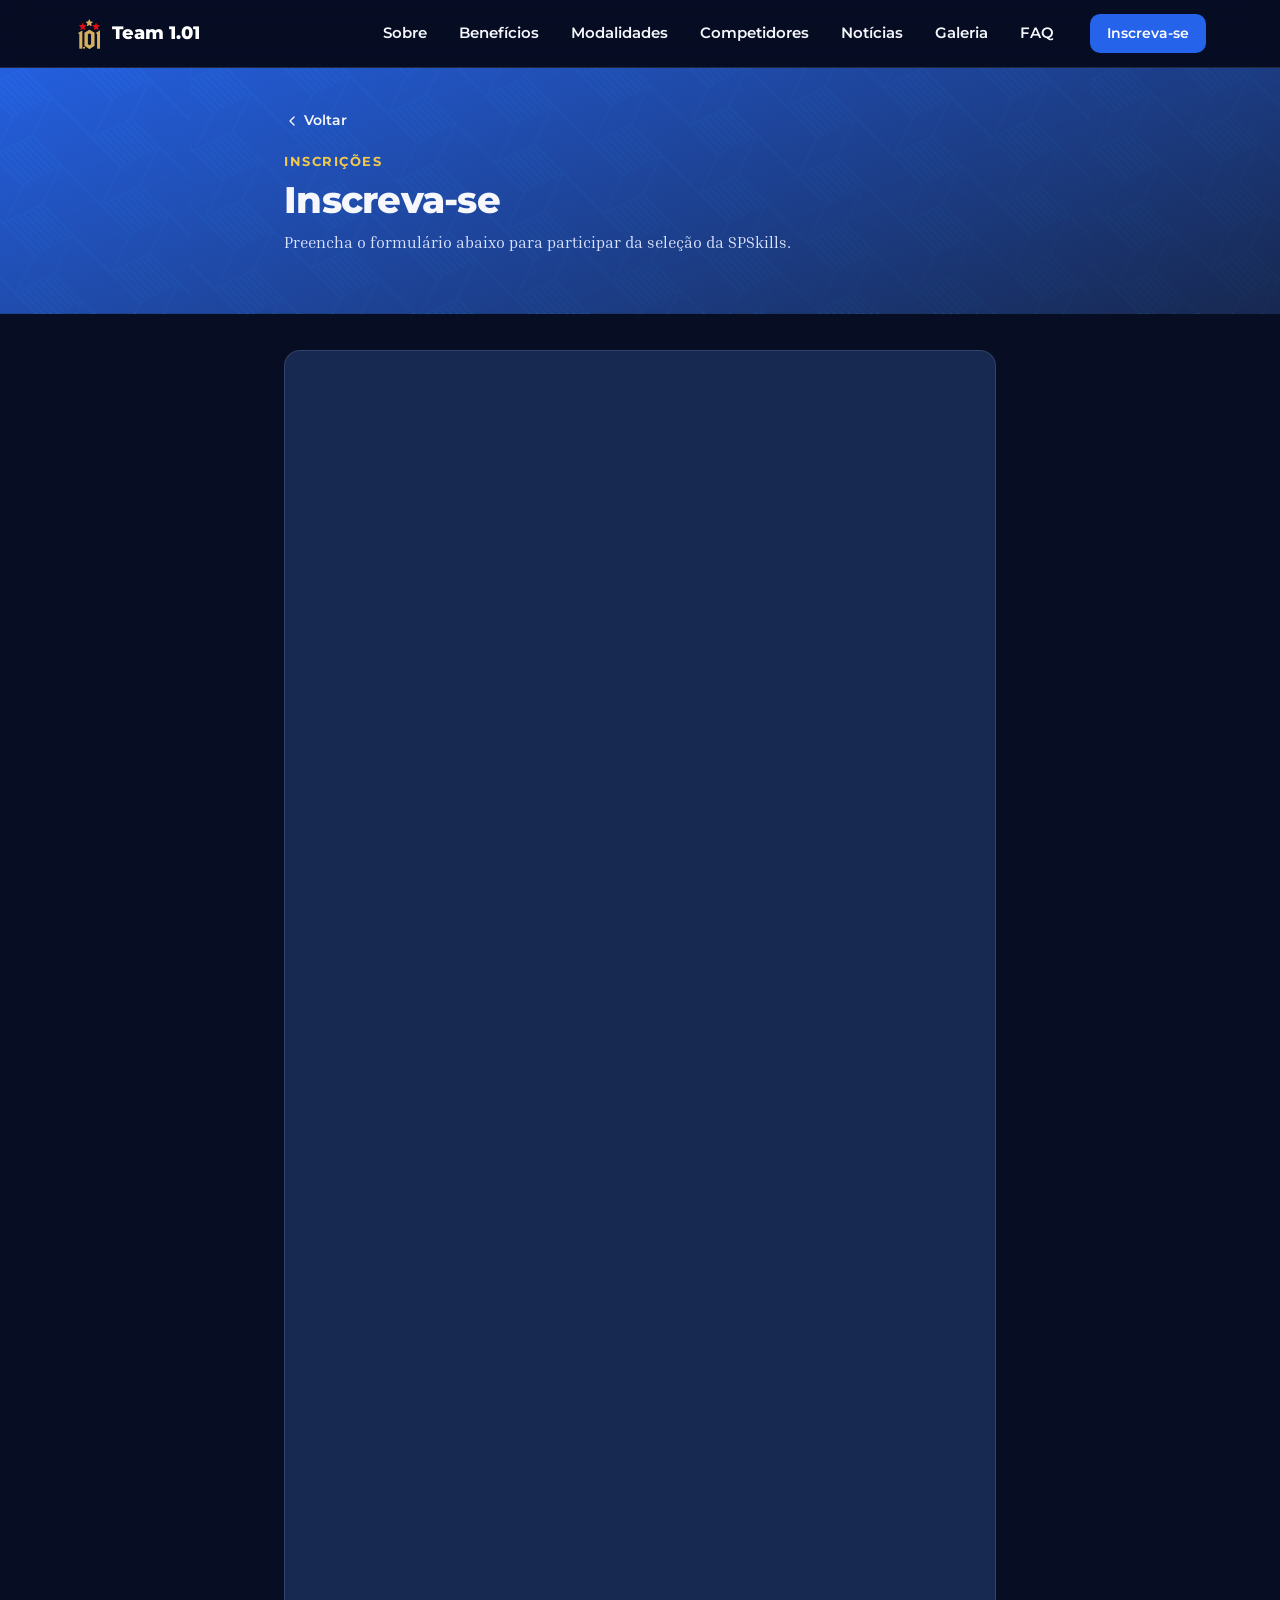
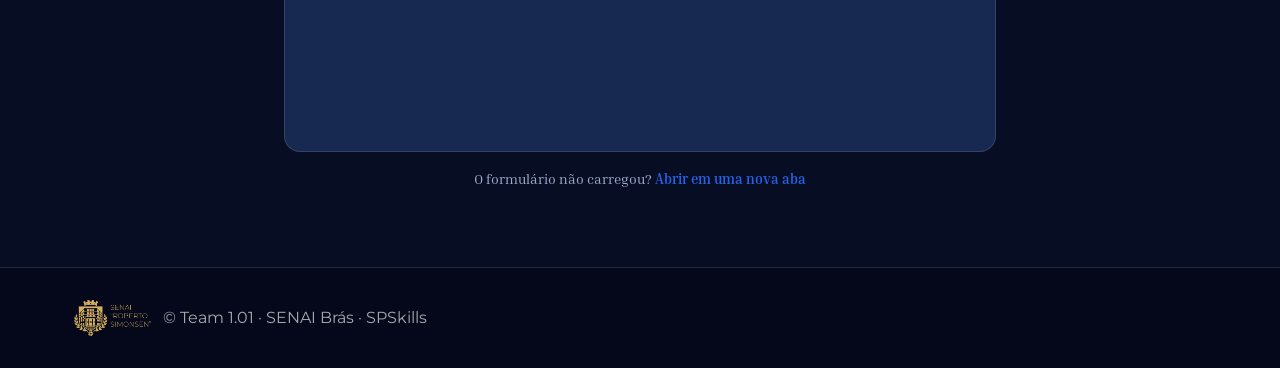
<file: inscricao.html>
<!doctype html>
<html lang="pt-BR">
<head>
  <meta charset="utf-8" />
  <meta name="viewport" content="width=device-width, initial-scale=1" />
  <title>Team 1.01</title>
  <link rel="icon" href="assets/favicon.png" type="image/png" />
  <link rel="stylesheet" href="css/styles.css?v=202610211453" />
  <script>
    // Marca que o JS está ativo (as animações de entrada dependem disso).
    document.documentElement.classList.add('js-anim');
    // Ao recarregar, a página sempre começa do topo: sem lembrar onde parou e sem
    // pular para a seção do #endereço (ex.: #modalidades depois de usar o menu).
    // Links vindos de outra página (ex.: "Voltar para Modalidades") continuam indo à seção.
    (function () {
      var nav = performance.getEntriesByType && performance.getEntriesByType('navigation')[0];
      if (!nav || nav.type !== 'reload') return;
      if ('scrollRestoration' in history) history.scrollRestoration = 'manual';
      if (location.hash) history.replaceState(null, '', location.pathname + location.search);
      addEventListener('pagehide', function () { history.scrollRestoration = 'auto'; });
      // O navegador às vezes devolve a rolagem antes deste script rodar, então a página
      // também sobe para o topo quando o HTML e depois tudo (imagens, dados) termina de carregar.
      var topo = function () { scrollTo(0, 0); };
      addEventListener('DOMContentLoaded', topo);
      addEventListener('load', function () { topo(); requestAnimationFrame(topo); });
    })();
  </script>
</head>
<body>
  <div id="site-header"></div>

  <main>
    <section class="pagina-topo tema-azul">
    <div class="container" style="max-width:760px">
      <a href="index.html" class="text-sm voltar"><svg xmlns="http://www.w3.org/2000/svg" width="24" height="24" viewBox="0 0 24 24" fill="none" stroke="currentColor" stroke-width="2" stroke-linecap="round" stroke-linejoin="round" class="icone-svg"><path d="m15 18-6-6 6-6" /></svg> Voltar</a>

      <div class="section-heading mt-24">
        <span class="eyebrow">INSCRIÇÕES</span>
        <h2 id="form-titulo">Inscreva-se</h2>
        <p id="form-subtitulo">Preencha o formulário abaixo para participar da seleção da SPSkills.</p>
      </div>

    </div>
    </section>

    <section class="section pagina-conteudo">
    <div class="container" style="max-width:760px">
      <div class="card">
        <iframe
          id="forms-iframe"
          class="forms-iframe"
          title="Formulário de inscrição"
          loading="lazy">Carregando…</iframe>
      </div>

      <p class="text-sm mt-16" style="text-align:center;color:var(--texto-secundario)">
        O formulário não carregou?
        <a id="forms-link" target="_blank" rel="noopener" style="font-weight:600;color:var(--azul-vibrante)">Abrir em uma nova aba</a>
      </p>
    </div>
    </section>
  </main>

  <div id="site-footer"></div>

  <script type="module" src="js/pages/inscricao-form.js?v=202610211453"></script>
</body>
</html>
</file>
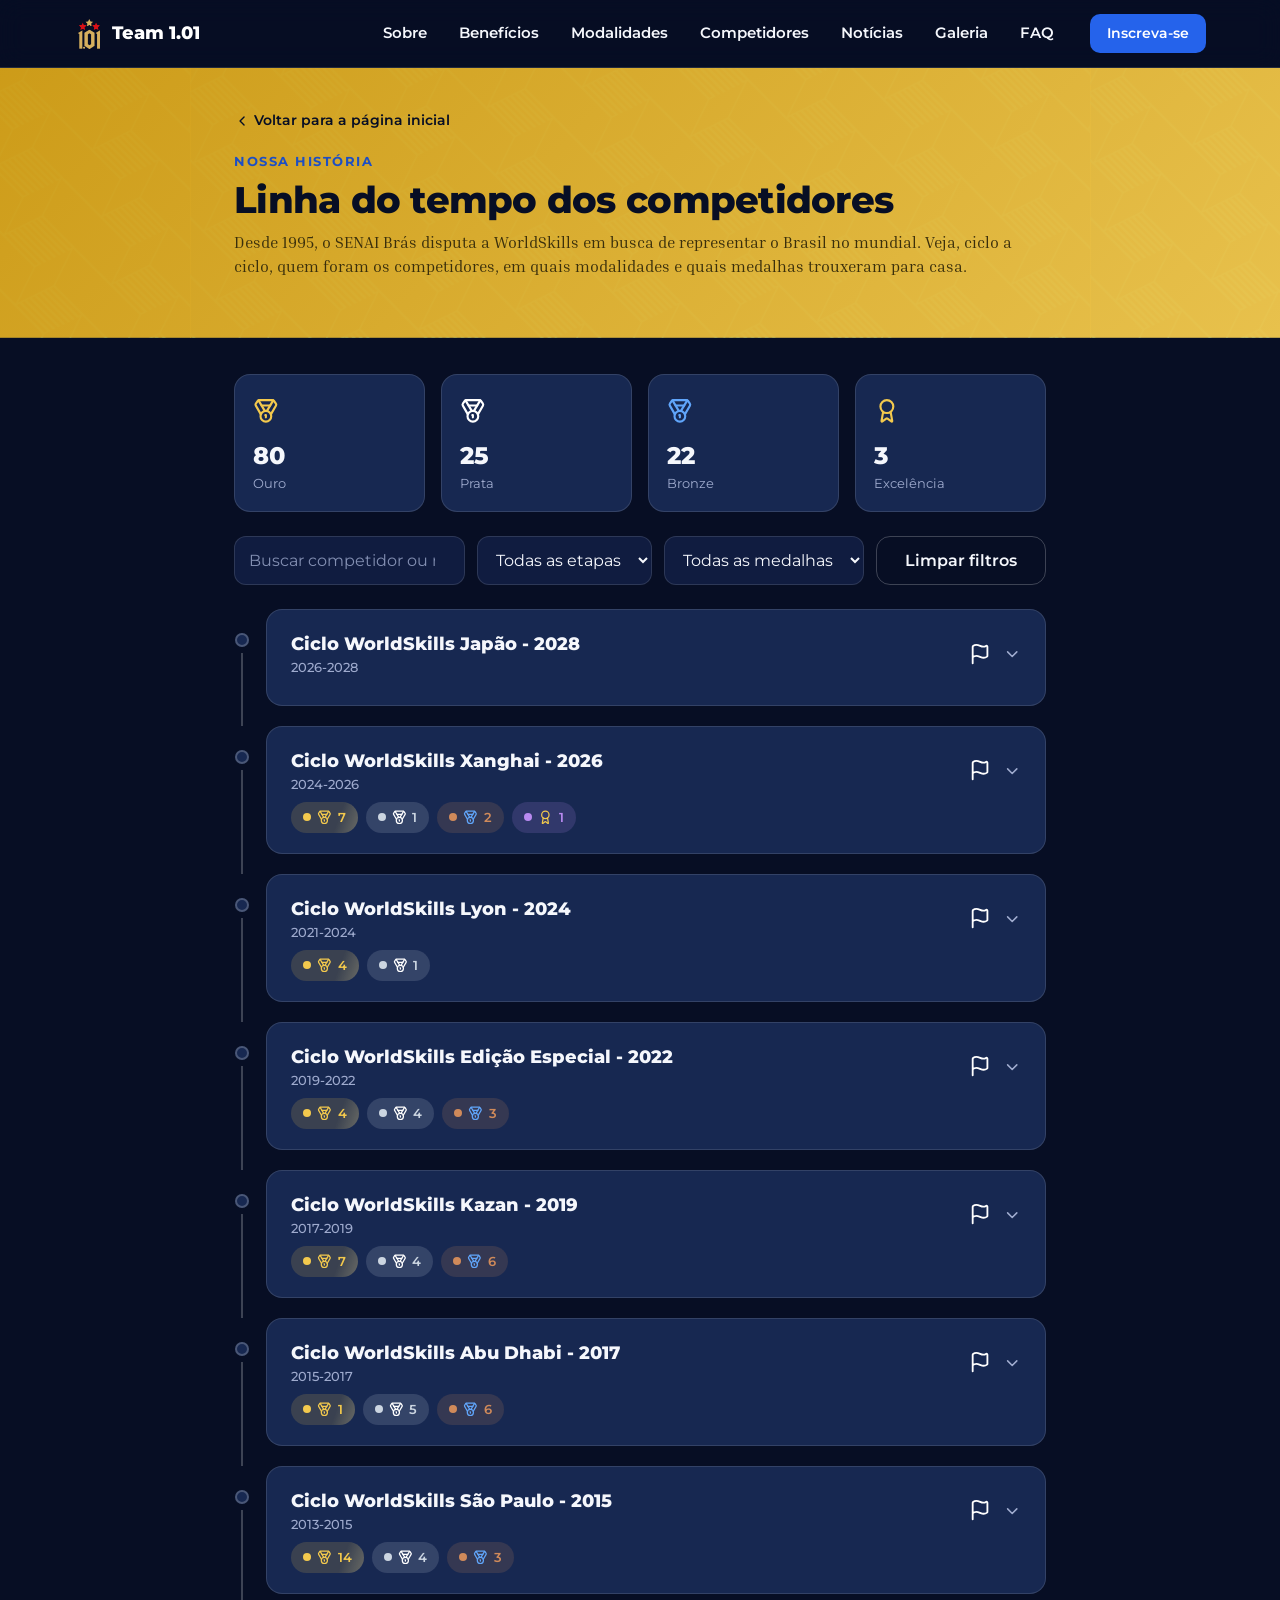
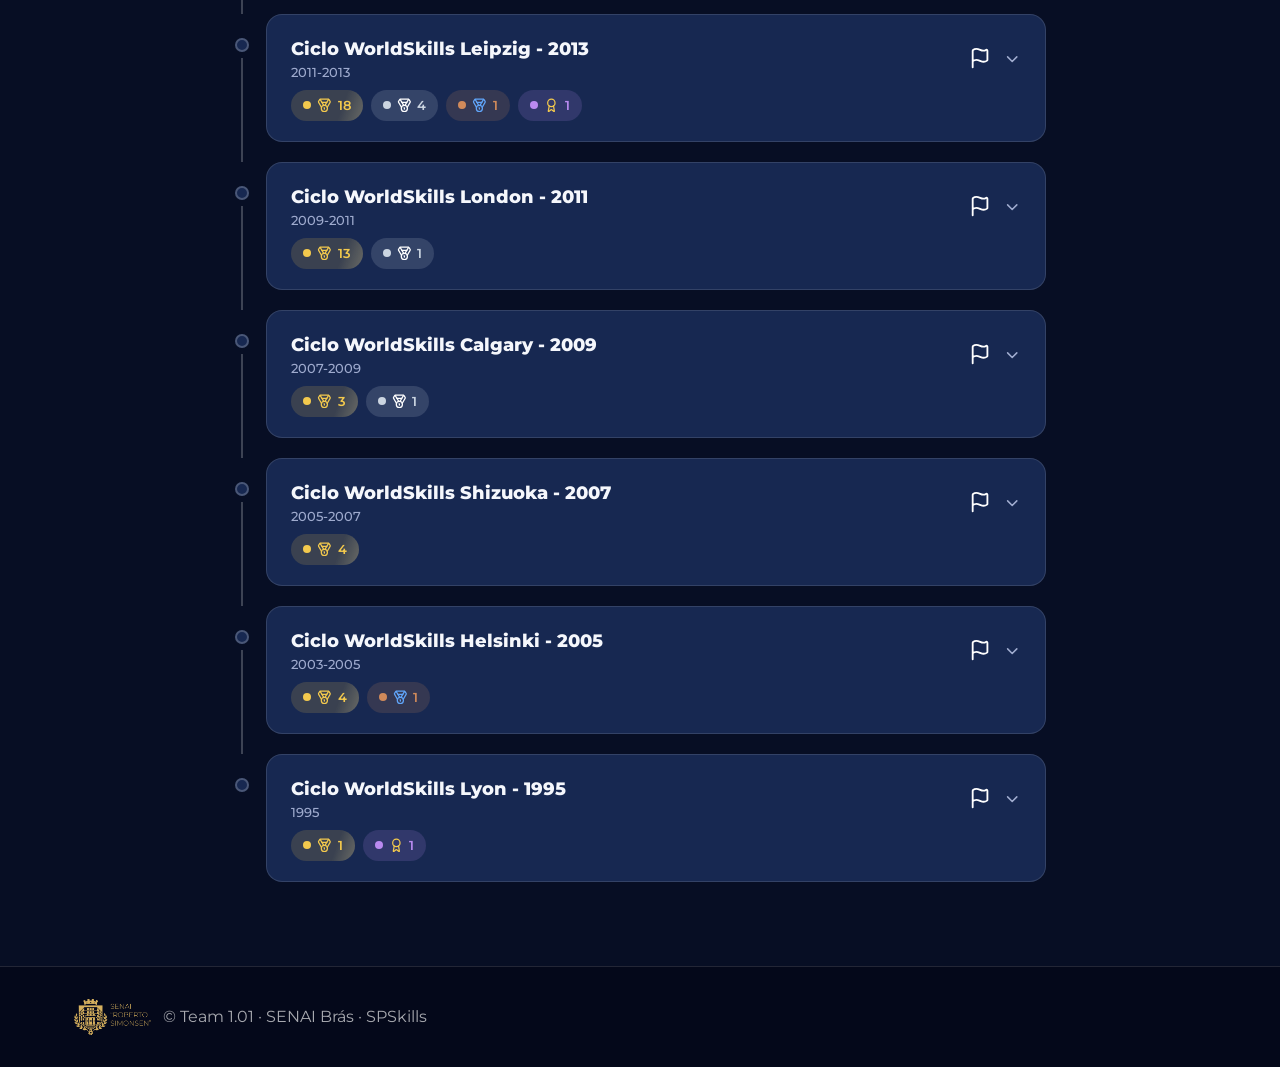
<file: linha-do-tempo.html>
<!doctype html>
<html lang="pt-BR">
<head>
  <meta charset="utf-8" />
  <meta name="viewport" content="width=device-width, initial-scale=1" />
  <title>Team 1.01</title>
  <meta name="description" content="A história do SENAI Brás na WorldSkills, ciclo a ciclo: etapas, modalidades, competidores e medalhas desde 1995." />
  <link rel="icon" href="assets/favicon.png" type="image/png" />
  <link rel="stylesheet" href="css/styles.css?v=202610211453" />
  <script>
    // Marca que o JS está ativo (as animações de entrada dependem disso).
    document.documentElement.classList.add('js-anim');
    // Ao recarregar, a página sempre começa do topo: sem lembrar onde parou e sem
    // pular para a seção do #endereço (ex.: #modalidades depois de usar o menu).
    // Links vindos de outra página (ex.: "Voltar para Modalidades") continuam indo à seção.
    (function () {
      var nav = performance.getEntriesByType && performance.getEntriesByType('navigation')[0];
      if (!nav || nav.type !== 'reload') return;
      if ('scrollRestoration' in history) history.scrollRestoration = 'manual';
      if (location.hash) history.replaceState(null, '', location.pathname + location.search);
      addEventListener('pagehide', function () { history.scrollRestoration = 'auto'; });
      // O navegador às vezes devolve a rolagem antes deste script rodar, então a página
      // também sobe para o topo quando o HTML e depois tudo (imagens, dados) termina de carregar.
      var topo = function () { scrollTo(0, 0); };
      addEventListener('DOMContentLoaded', topo);
      addEventListener('load', function () { topo(); requestAnimationFrame(topo); });
    })();
  </script>
</head>
<body>
  <div id="site-header"></div>

  <main>
    <section class="pagina-topo tema-ouro">
    <div class="container" style="max-width:860px">
      <a href="index.html#sobre" class="text-sm voltar"><svg xmlns="http://www.w3.org/2000/svg" width="24" height="24" viewBox="0 0 24 24" fill="none" stroke="currentColor" stroke-width="2" stroke-linecap="round" stroke-linejoin="round" class="icone-svg"><path d="m15 18-6-6 6-6" /></svg> Voltar para a página inicial</a>

      <div class="section-heading mt-24">
        <span class="eyebrow">NOSSA HISTÓRIA</span>
        <h2>Linha do tempo dos competidores</h2>
        <p>Desde 1995, o SENAI Brás disputa a WorldSkills em busca de representar o Brasil no mundial. Veja, ciclo a ciclo, quem foram os competidores, em quais modalidades e quais medalhas trouxeram para casa.</p>
      </div>

    </div>
    </section>

    <section class="section pagina-conteudo">
    <div class="container" style="max-width:860px">
      <div id="linha-do-tempo-stats" class="stat-grid stat-grid--auto"><div class="spinner"></div></div>

      <div class="flex gap-12 flex-wrap mt-8" id="linha-do-tempo-filtros">
        <input type="search" id="lt-busca" placeholder="Buscar competidor ou modalidade..." style="flex:1;min-width:0" />
        <select id="lt-filtro-etapa" style="min-width:170px">
          <option value="">Todas as etapas</option>
        </select>
        <select id="lt-filtro-medalha" style="min-width:170px">
          <option value="">Todas as medalhas</option>
        </select>
        <button type="button" class="btn btn-outline" id="lt-limpar-filtros">Limpar filtros</button>
      </div>

      <div id="linha-do-tempo-lista" class="mt-24"><div class="spinner"></div></div>
    </div>
    </section>
  </main>

  <div id="site-footer"></div>

  <script type="module" src="js/pages/linha-do-tempo.js?v=202610211453"></script>
</body>
</html>
</file>
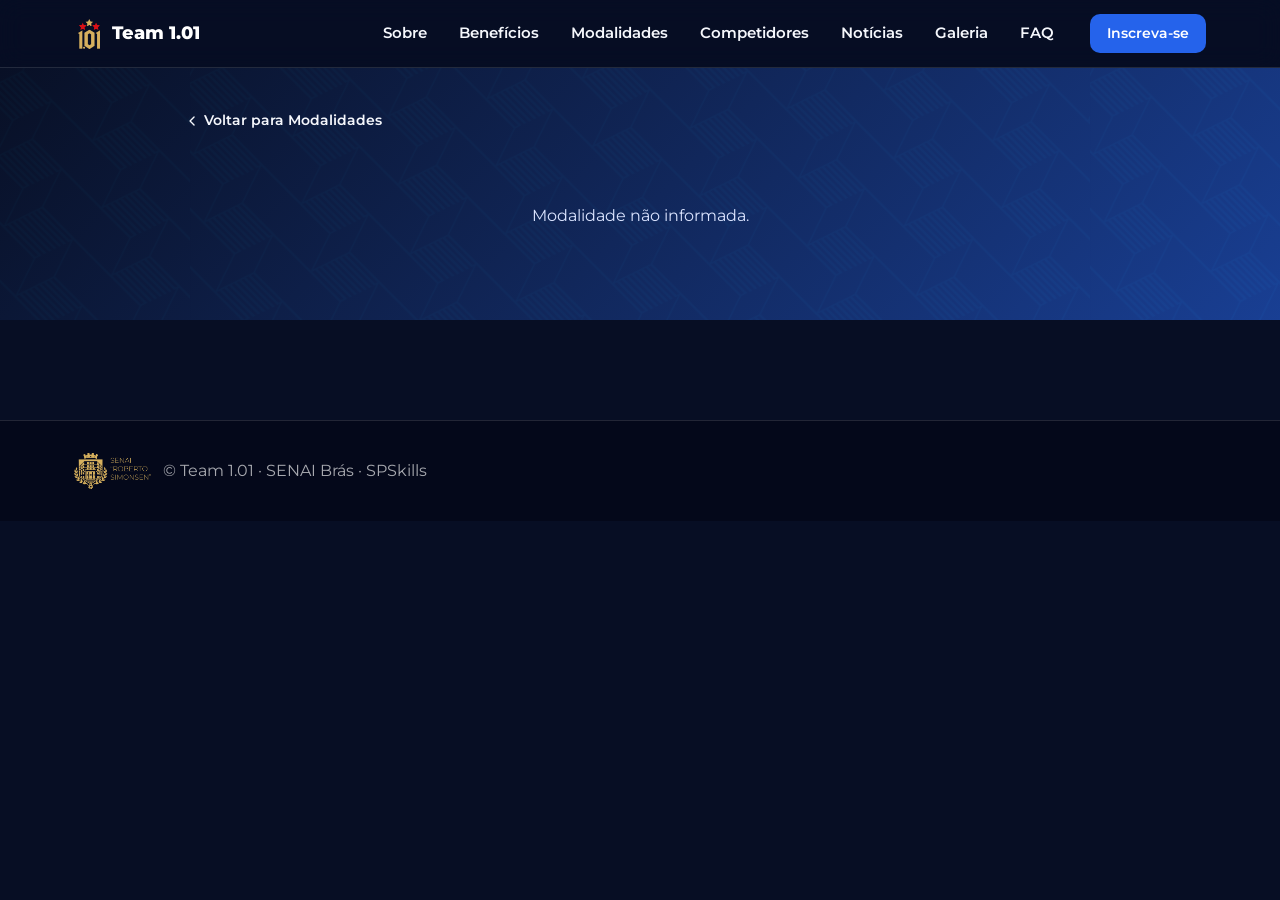
<file: modalidade.html>
<!doctype html>
<html lang="pt-BR">
<head>
  <meta charset="utf-8" />
  <meta name="viewport" content="width=device-width, initial-scale=1" />
  <title>Team 1.01</title>
  <link rel="icon" href="assets/favicon.png" type="image/png" />
  <link rel="stylesheet" href="css/styles.css?v=202610211453" />
  <script>
    // Marca que o JS está ativo (as animações de entrada dependem disso).
    document.documentElement.classList.add('js-anim');
    // Ao recarregar, a página sempre começa do topo: sem lembrar onde parou e sem
    // pular para a seção do #endereço (ex.: #modalidades depois de usar o menu).
    // Links vindos de outra página (ex.: "Voltar para Modalidades") continuam indo à seção.
    (function () {
      var nav = performance.getEntriesByType && performance.getEntriesByType('navigation')[0];
      if (!nav || nav.type !== 'reload') return;
      if ('scrollRestoration' in history) history.scrollRestoration = 'manual';
      if (location.hash) history.replaceState(null, '', location.pathname + location.search);
      addEventListener('pagehide', function () { history.scrollRestoration = 'auto'; });
      // O navegador às vezes devolve a rolagem antes deste script rodar, então a página
      // também sobe para o topo quando o HTML e depois tudo (imagens, dados) termina de carregar.
      var topo = function () { scrollTo(0, 0); };
      addEventListener('DOMContentLoaded', topo);
      addEventListener('load', function () { topo(); requestAnimationFrame(topo); });
    })();
  </script>
</head>
<body>
  <div id="site-header"></div>

  <main>
    <section class="pagina-topo tema-area" id="modalidade-faixa">
    <div class="container" style="max-width:960px">
      <a href="index.html#modalidades" class="text-sm voltar"><svg xmlns="http://www.w3.org/2000/svg" width="24" height="24" viewBox="0 0 24 24" fill="none" stroke="currentColor" stroke-width="2" stroke-linecap="round" stroke-linejoin="round" class="icone-svg"><path d="m15 18-6-6 6-6" /></svg> Voltar para Modalidades</a>
      <div id="modalidade-topo" class="mt-24"><div class="spinner"></div></div>
    </div>
    </section>

    <section class="section pagina-conteudo">
    <div class="container" style="max-width:960px">
      <div id="modalidade-content"></div>
    </div>
    </section>
  </main>

  <div id="site-footer"></div>

  <script type="module" src="js/pages/modalidade.js?v=202610211453"></script>
</body>
</html>
</file>
<file: css/styles.css>
/* ============================================================
   Team 1.01 — Design system (HTML/CSS/JS puro)
   Paleta: azul + dourado dominante, branco como cor de detalhe.
   ============================================================ */

/* Montserrat (sans, títulos/UI) + Inria Serif (texto corrido) — as duas são
   gratuitas (Google Fonts, licença SIL Open Font); Frutiger, pedida originalmente,
   é proprietária (Monotype) e não pode ser embutida sem um arquivo licenciado. */
@import url('https://fonts.googleapis.com/css2?family=Montserrat:wght@400;500;600;700;800&family=Inria+Serif:ital,wght@0,300;0,400;1,400;0,700&display=swap');

:root {
  --azul-escuro: #070e24;
  --azul-vibrante: #2563eb;
  --azul-claro: #60a5fa;
  --dourado: #d4a017;
  --dourado-claro: #f3c94d;
  --dourado-suave: rgba(212, 160, 23, 0.14);

  --superficie: #101c40;
  --superficie-2: #172851;

  --branco: #ffffff;
  --cinza-claro: var(--superficie-2);

  --texto-primario: #f5f7fc;
  --texto-secundario: #9fabce;
  --borda: rgba(255, 255, 255, 0.12);
  --borda-forte: rgba(255, 255, 255, 0.22);

  --sucesso: #34d399;
  --alerta: #fbbf24;
  --erro: #f87171;

  --medalha-ouro: #f3c94d;
  --medalha-prata: #cbd5e1;
  --medalha-bronze: #d08a5a;
  --medalha-excelencia: #b98af0;

  --gradiente-principal: linear-gradient(135deg, var(--azul-escuro), var(--azul-vibrante));
  --gradiente-dourado: linear-gradient(135deg, var(--dourado), var(--dourado-claro));

  --raio: 16px;
  --raio-sm: 10px;
  --raio-lg: 24px;
  --sombra: 0 8px 30px rgba(0, 0, 0, 0.35);
  --sombra-lg: 0 24px 70px rgba(0, 0, 0, 0.5);

  --max-width: 1180px;
  --fonte: 'Montserrat', 'Segoe UI', Roboto, -apple-system, BlinkMacSystemFont, sans-serif;
  --fonte-serif: 'Inria Serif', Georgia, 'Times New Roman', serif;
}

* {
  box-sizing: border-box;
}

html, body {
  margin: 0;
  padding: 0;
}

body {
  font-family: var(--fonte);
  color: var(--texto-secundario);
  background: var(--azul-escuro);
  line-height: 1.5;
  -webkit-font-smoothing: antialiased;
}

h1, h2, h3, h4 {
  color: var(--texto-primario);
  margin: 0;
  line-height: 1.15;
  letter-spacing: -0.02em;
  font-weight: 800;
}

p {
  font-family: var(--fonte-serif);
}

a {
  color: inherit;
  text-decoration: none;
}

img {
  max-width: 100%;
  display: block;
}

button, input, select, textarea {
  font-family: inherit;
  font-size: 1rem;
}

input, select, textarea {
  background: var(--superficie);
  color: var(--texto-primario);
  border: 1px solid var(--borda);
  border-radius: 12px;
  padding: 11px 14px;
}

input:focus, select:focus, textarea:focus {
  outline: none;
  border-color: var(--dourado);
  box-shadow: 0 0 0 3px var(--dourado-suave);
}

input::placeholder, textarea::placeholder {
  color: var(--texto-secundario);
  opacity: 0.8;
}

ul {
  margin: 0;
  padding: 0;
  list-style: none;
}

/* ---------- Layout ---------- */

.container {
  max-width: var(--max-width);
  margin: 0 auto;
  padding: 0 24px;
}

.section {
  padding: 64px 0;
}

.section--white {
  background: var(--superficie);
}

.section--gray {
  background: transparent;
}

/* Terceiro tom, pra seções encaixadas entre um --white e um --gray não repetirem
   a cor de nenhum dos dois vizinhos e parecerem uma seção só. */
.section--realce {
  background: var(--superficie-2);
}

.section-heading {
  margin-bottom: 32px;
}

.section-heading .eyebrow {
  display: block;
  color: var(--dourado-claro);
  font-weight: 700;
  font-size: 0.8rem;
  letter-spacing: 0.12em;
  margin-bottom: 8px;
  text-transform: uppercase;
}

.section-heading h2 {
  font-size: clamp(1.7rem, 3vw, 2.3rem);
  font-weight: 800;
}

.section-heading p {
  margin-top: 8px;
}

/* ---------- Buttons ---------- */

.btn {
  display: inline-flex;
  align-items: center;
  justify-content: center;
  gap: 8px;
  padding: 14px 28px;
  border-radius: 14px;
  font-weight: 600;
  font-size: 1rem;
  border: 1px solid transparent;
  cursor: pointer;
  transition: transform 0.15s ease, box-shadow 0.15s ease, background 0.15s ease, border-color 0.15s ease, color 0.15s ease;
  white-space: nowrap;
}

.btn:hover {
  transform: translateY(-1px);
}

.btn:disabled {
  opacity: 0.6;
  cursor: not-allowed;
  transform: none;
}

.btn-primary {
  background: var(--azul-vibrante);
  color: var(--branco);
}

.btn-primary:hover {
  box-shadow: 0 8px 24px rgba(37, 99, 235, 0.45);
}

.btn-gold {
  background: var(--gradiente-dourado);
  color: var(--azul-escuro);
}

.btn-gold:hover {
  box-shadow: 0 8px 24px rgba(212, 160, 23, 0.45);
}

.btn-outline {
  background: transparent;
  border-color: var(--borda-forte);
  color: var(--texto-primario);
}

.btn-outline:hover {
  border-color: var(--dourado);
  color: var(--dourado-claro);
}

.btn-outline-white {
  background: transparent;
  border-color: rgba(255, 255, 255, 0.6);
  color: var(--branco);
}

.btn-outline-white:hover {
  background: rgba(255, 255, 255, 0.12);
}

.btn-danger {
  background: var(--erro);
  color: var(--azul-escuro);
}

.btn-block {
  width: 100%;
}

.btn-sm {
  padding: 8px 16px;
  font-size: 0.875rem;
  border-radius: 10px;
}

.icon-btn {
  display: inline-flex;
  align-items: center;
  justify-content: center;
  width: 36px;
  height: 36px;
  border-radius: 10px;
  border: 1px solid var(--borda);
  background: var(--superficie-2);
  cursor: pointer;
  color: var(--texto-secundario);
}

.icon-btn:hover {
  border-color: var(--dourado);
  color: var(--dourado-claro);
}

.icon-btn--danger:hover {
  border-color: var(--erro);
  color: var(--erro);
}

/* ---------- Cards ---------- */

.card {
  background: var(--superficie-2);
  border: 1px solid var(--borda);
  border-radius: var(--raio);
  overflow: hidden;
  transition: border-color 0.2s ease, transform 0.2s ease, box-shadow 0.2s ease;
}

.card:hover {
  border-color: var(--dourado);
  transform: translateY(-3px);
  box-shadow: var(--sombra);
}

.card-body {
  padding: 20px;
}

.grid {
  display: grid;
  gap: 20px;
}

.grid-3 { grid-template-columns: repeat(3, minmax(0, 1fr)); }
.grid-4 { grid-template-columns: repeat(4, minmax(0, 1fr)); }

/* Grid de benefícios tem 7 itens — auto-fit evita uma célula vazia na última linha
   que aconteceria com um grid-4 fixo. */
#beneficios-grid {
  grid-template-columns: repeat(auto-fit, minmax(200px, 1fr));
}

@media (max-width: 980px) {
  .grid-3, .grid-4 { grid-template-columns: repeat(2, minmax(0, 1fr)); }
}

@media (max-width: 640px) {
  .grid-3, .grid-4 { grid-template-columns: minmax(0, 1fr); }
}

/* Cabeçalho de seção reutilizável pra listas agrupadas (galeria por categoria,
   competidores por ano, etc.) — um bloco por grupo, com título e depois o conteúdo. */
.grupo + .grupo {
  margin-top: 32px;
}

.grupo-titulo {
  font-size: 1rem;
  font-weight: 700;
  color: var(--dourado-claro);
  margin-bottom: 16px;
  padding-bottom: 8px;
  border-bottom: 1px solid var(--borda);
}

.thumb {
  width: 100%;
  aspect-ratio: 16 / 10;
  object-fit: cover;
  object-position: center;
  background: var(--gradiente-dourado);
  display: flex;
  align-items: center;
  justify-content: center;
  color: rgba(255, 255, 255, 0.9);
  font-size: 2rem;
}

/* Fotos de competidores são pôsteres verticais (retrato) — usamos um recorte
   mais alto e ancorado no topo para não cortar o rosto. */
.thumb--retrato {
  aspect-ratio: 3 / 4;
  object-position: top center;
}

.thumb--video {
  position: relative;
  overflow: hidden;
}

.thumb--video video {
  width: 100%;
  height: 100%;
  object-fit: cover;
  pointer-events: none;
}

.thumb--video .play-icon {
  position: absolute;
  inset: 0;
  display: flex;
  align-items: center;
  justify-content: center;
  font-size: 1.4rem;
  color: var(--branco);
  background: rgba(10, 17, 40, 0.35);
}

.galeria-admin-card {
  display: flex;
  flex-direction: column;
}

.galeria-admin-acoes {
  position: absolute;
  top: 8px;
  right: 8px;
  display: flex;
  gap: 6px;
}

.galeria-admin-acoes .icon-btn {
  background: rgba(4, 8, 26, 0.75);
  border-color: transparent;
  color: var(--branco);
  width: 32px;
  height: 32px;
}

/* ---------- Badges / status ---------- */

.badge {
  display: inline-flex;
  align-items: center;
  gap: 6px;
  padding: 6px 12px;
  border-radius: 999px;
  font-size: 0.8rem;
  font-weight: 600;
}

.badge::before {
  content: '';
  width: 8px;
  height: 8px;
  border-radius: 50%;
  background: currentColor;
}

.badge-abertas { background: rgba(52, 211, 153, 0.16); color: var(--sucesso); }
.badge-encerradas { background: rgba(248, 113, 113, 0.16); color: var(--erro); }
.badge-treinamentos { background: rgba(251, 191, 36, 0.16); color: var(--alerta); }
.badge-competindo { background: rgba(96, 165, 250, 0.16); color: var(--azul-claro); }

.badge-nova { background: rgba(255, 255, 255, 0.12); color: var(--texto-secundario); }
.badge-em-analise { background: rgba(251, 191, 36, 0.16); color: var(--alerta); }
.badge-selecionado { background: rgba(96, 165, 250, 0.16); color: var(--azul-claro); }
.badge-aprovado { background: rgba(52, 211, 153, 0.16); color: var(--sucesso); }
.badge-nao-selecionado { background: rgba(248, 113, 113, 0.16); color: var(--erro); }

.chip {
  display: inline-flex;
  align-items: center;
  gap: 8px;
  padding: 8px 16px;
  border-radius: 999px;
  background: var(--superficie);
  color: var(--texto-primario);
  font-weight: 600;
  font-size: 0.875rem;
  cursor: pointer;
  border: 1px solid var(--borda);
}

.chip:hover {
  border-color: var(--dourado);
}

.chip.active {
  background: var(--gradiente-dourado);
  color: var(--azul-escuro);
  border-color: transparent;
}

/* ---------- Notícias (carrossel) ---------- */

.noticias-track {
  display: flex;
  gap: 20px;
  overflow-x: auto;
  scroll-snap-type: x mandatory;
  scroll-behavior: smooth;
  padding-top: 12px;
  margin-top: -12px;
  padding-bottom: 8px;
  -webkit-overflow-scrolling: touch;
}

.noticias-track::-webkit-scrollbar {
  height: 6px;
}

.noticias-track::-webkit-scrollbar-thumb {
  background: var(--borda-forte);
  border-radius: 999px;
}

.noticia-card {
  flex: 0 0 calc((100% - 40px) / 3);
  scroll-snap-align: start;
  min-width: 260px;
}

@media (max-width: 900px) {
  .noticia-card { flex-basis: calc((100% - 20px) / 2); }
}

@media (max-width: 640px) {
  .noticia-card { flex-basis: 85%; }
}

/* ---------- Competidores (carrossel) ---------- */

.competidores-track {
  display: flex;
  gap: 20px;
  overflow-x: auto;
  scroll-snap-type: x proximity;
  padding-top: 12px;
  margin-top: -12px;
  padding-bottom: 8px;
  -webkit-overflow-scrolling: touch;
}

.competidores-track::-webkit-scrollbar {
  height: 6px;
}

.competidores-track::-webkit-scrollbar-thumb {
  background: var(--borda-forte);
  border-radius: 999px;
}

.competidor-card {
  flex: 0 0 calc((100% - 40px) / 3);
  scroll-snap-align: start;
  min-width: 260px;
}

@media (max-width: 900px) {
  .competidor-card { flex-basis: calc((100% - 20px) / 2); }
}

@media (max-width: 640px) {
  .competidor-card { flex-basis: 85%; }
}

.competidor-card--destaque {
  flex: 0 0 320px;
  min-width: 0;
  width: 320px;
  border: 2px solid var(--dourado);
  box-shadow: 0 0 0 4px var(--dourado-suave), var(--sombra-lg);
}

.competidor-card--destaque:hover {
  transform: translateY(-4px);
}

/* Inspire-se: mesmo carrossel dos competidores; as margens automáticas centralizam
   os cards quando todos cabem na tela, sem impedir a rolagem quando não cabem. */
/* Espaço extra embaixo para a sombra dos destaques não ser cortada pela rolagem. */
.destaque-track { padding-bottom: 48px; margin-bottom: -40px; }
.destaque-track > :first-child { margin-left: auto; }
.destaque-track > :last-child { margin-right: auto; }

.carousel-nav {
  justify-content: flex-end;
}

/* ---------- Modalidades disponíveis na escola (grade) ---------- */

.modalidades-grid {
  display: grid;
  grid-template-columns: repeat(auto-fill, minmax(250px, 1fr));
  gap: 20px;
}

.modalidades-grid .empty-state {
  grid-column: 1 / -1;
}

.modalidade-card {
  display: flex;
  flex-direction: column;
}

.modalidade-card .card-body {
  flex: 1;
  display: flex;
  flex-direction: column;
}

.modalidade-card-thumb {
  display: block;
}

.modalidade-card-acoes {
  display: flex;
  gap: 8px;
  margin-top: auto;
  padding-top: 16px;
}

.modalidade-card-acoes .btn {
  flex: 1;
  padding-left: 10px;
  padding-right: 10px;
}

.modalidades-busca {
  min-width: 240px;
}

/* Modalidades e galeria em carrossel com rolagem lateral, igual às outras seções:
   3 cards por vez no computador (4 na galeria), 2 no tablet e 1 e pouco no celular. */
.modalidades-grid,
.galeria-track {
  display: flex;
  gap: 20px;
  overflow-x: auto;
  scroll-snap-type: x mandatory;
  -webkit-overflow-scrolling: touch;
  padding: 12px 0 8px;
  margin-top: -12px;
}

.modalidades-grid::-webkit-scrollbar,
.galeria-track::-webkit-scrollbar {
  height: 6px;
}

.modalidades-grid::-webkit-scrollbar-thumb,
.galeria-track::-webkit-scrollbar-thumb {
  background: var(--borda-forte);
  border-radius: 999px;
}

.modalidades-grid > .card {
  flex: 0 0 calc((100% - 40px) / 3);
  scroll-snap-align: start;
}

.galeria-track > .card {
  flex: 0 0 calc((100% - 60px) / 4);
  scroll-snap-align: start;
}

.modalidades-grid .empty-state,
.competidores-track .empty-state {
  flex: 1 1 100%;
}

.galeria-grupo-header {
  display: flex;
  align-items: center;
  justify-content: space-between;
  gap: 12px;
  margin-bottom: 16px;
  padding-bottom: 8px;
  border-bottom: 1px solid var(--borda);
}

.galeria-grupo-header .grupo-titulo {
  margin: 0;
  padding: 0;
  border: 0;
}

.galeria-grupo-header .flex {
  margin-left: auto;
}

@media (max-width: 980px) {
  .modalidades-grid > .card { flex-basis: calc((100% - 20px) / 2); }
  .galeria-track > .card { flex-basis: calc((100% - 40px) / 3); }
}

@media (max-width: 640px) {
  .modalidades-grid,
  .galeria-track {
    gap: 16px;
    scrollbar-width: none;
  }

  .modalidades-grid::-webkit-scrollbar,
  .galeria-track::-webkit-scrollbar {
    display: none;
  }

  .modalidades-grid > .card,
  .galeria-track > .card {
    flex-basis: 85%;
  }

  .modalidades-busca {
    min-width: 0;
    flex: 1;
  }

  .modalidades-ferramentas {
    width: 100%;
  }
}

/* ---------- Forms ---------- */

.field {
  margin-bottom: 18px;
}

.field label {
  display: block;
  margin-bottom: 6px;
  font-weight: 600;
  color: var(--texto-primario);
  font-size: 0.9rem;
}

.field input,
.field select,
.field textarea {
  width: 100%;
}

.field-row {
  display: grid;
  grid-template-columns: minmax(0, 1fr) minmax(0, 1fr);
  gap: 16px;
}

.field-row-3 {
  display: grid;
  grid-template-columns: repeat(3, minmax(0, 1fr));
  gap: 16px;
}

@media (max-width: 640px) {
  .field-row,
  .field-row-3 { grid-template-columns: minmax(0, 1fr); }
}

.field-hint {
  font-size: 0.8rem;
  color: var(--texto-secundario);
  margin-top: 4px;
}

.field-error {
  font-size: 0.8rem;
  color: var(--erro);
  margin-top: 4px;
}

.radio-group {
  display: flex;
  gap: 10px;
  flex-wrap: wrap;
}

/* ---------- Public header/footer ---------- */

/* O sticky fica na <div id="site-header"> (filha do <body>), e não no <header> de
   dentro: preso numa div do próprio tamanho, o cabeçalho nunca ficava fixo ao rolar. */
#site-header {
  position: sticky;
  top: 0;
  z-index: 50;
}

.site-header {
  background: rgba(7, 14, 36, 0.85);
  backdrop-filter: blur(12px);
  border-bottom: 1px solid var(--borda);
}

.site-header .container {
  display: flex;
  align-items: center;
  padding-top: 14px;
  padding-bottom: 14px;
  gap: 24px;
}

.logo {
  display: flex;
  align-items: center;
  gap: 8px;
  font-weight: 800;
  font-size: 1.1rem;
  color: var(--branco);
}

.logo-mark {
  width: 30px;
  height: 30px;
  object-fit: contain;
}

.site-nav {
  display: flex;
  gap: 8px;
  margin-left: auto;
  flex-wrap: wrap;
}

.site-nav a {
  padding: 8px 12px;
  border-radius: 10px;
  font-weight: 600;
  color: var(--texto-primario);
  font-size: 0.925rem;
}

.site-nav a:hover {
  background: rgba(255, 255, 255, 0.08);
  color: var(--dourado-claro);
}

.nav-toggle {
  display: none;
  flex-direction: column;
  justify-content: center;
  align-items: center;
  gap: 5px;
  width: 40px;
  height: 40px;
  border-radius: 10px;
  border: 1px solid var(--borda);
  background: var(--superficie-2);
  cursor: pointer;
  flex-shrink: 0;
}

.nav-toggle span {
  display: block;
  width: 18px;
  height: 2px;
  background: var(--texto-primario);
  transition: transform 0.2s ease, opacity 0.2s ease;
}

.nav-toggle.open span:nth-child(1) { transform: translateY(7px) rotate(45deg); }
.nav-toggle.open span:nth-child(2) { opacity: 0; }
.nav-toggle.open span:nth-child(3) { transform: translateY(-7px) rotate(-45deg); }

.mobile-menu {
  display: none;
  flex-direction: column;
  gap: 4px;
  padding: 8px 24px 20px;
  border-top: 1px solid var(--borda);
}

.mobile-menu a {
  padding: 12px 8px;
  border-radius: 10px;
  font-weight: 600;
  color: var(--texto-primario);
}

.mobile-menu a:hover {
  background: rgba(255, 255, 255, 0.06);
}

.mobile-menu.open {
  display: flex;
}

@media (max-width: 900px) {
  .site-nav.links { display: none; }
  .site-header .btn.btn-primary.btn-sm { display: none; }
  /* Sem os links do menu (que tinham o margin-left:auto), o botão ficava colado no logo. */
  .nav-toggle { display: flex; margin-left: auto; }
}

@media (min-width: 901px) {
  .mobile-menu { display: none !important; }
}

.site-footer {
  background: #04081a;
  color: rgba(255, 255, 255, 0.65);
  padding: 32px 0;
  border-top: 1px solid var(--borda);
}

.site-footer .container {
  display: flex;
  flex-wrap: wrap;
  gap: 12px;
  justify-content: space-between;
  align-items: center;
}

.site-footer-brand {
  display: flex;
  align-items: center;
  gap: 12px;
}

.footer-brasao {
  height: 36px;
  width: auto;
}

.site-footer a {
  color: var(--dourado-claro);
  font-weight: 600;
}

.site-footer a:hover {
  text-decoration: underline;
}

/* ---------- Hero ---------- */

.hero {
  background-color: var(--azul-escuro);
  background-image:
    linear-gradient(135deg, rgba(7, 14, 36, 0.94), rgba(37, 99, 235, 0.88)),
    url('../assets/design/bg-padronagem.png');
  background-repeat: no-repeat, repeat;
  background-size: cover, 900px auto;
  background-position: center, center;
  color: var(--branco);
  padding: 96px 24px;
  text-align: center;
}

.hero .eyebrow {
  display: inline-block;
  padding: 6px 14px;
  border-radius: 999px;
  background: rgba(255, 255, 255, 0.12);
  border: 1px solid rgba(255, 255, 255, 0.24);
  font-size: 0.75rem;
  font-weight: 700;
  letter-spacing: 0.12em;
  color: var(--dourado-claro);
  margin-bottom: 24px;
}

.hero h1 {
  color: var(--branco);
  font-size: clamp(2.2rem, 5vw, 3.6rem);
  font-weight: 800;
  max-width: 860px;
  margin: 0 auto 20px;
}

.hero p {
  max-width: 640px;
  margin: 0 auto 32px;
  color: rgba(255, 255, 255, 0.85);
  font-size: 1.1rem;
}

.hero .actions {
  display: flex;
  gap: 16px;
  justify-content: center;
  flex-wrap: wrap;
}

.hero-video {
  max-width: 820px;
  margin: 48px auto 0;
  border-radius: var(--raio-lg);
  overflow: hidden;
  border: 1px solid rgba(255, 255, 255, 0.18);
  box-shadow: var(--sombra-lg);
  background: #000;
}

.hero-video video,
.hero-video iframe {
  display: block;
  width: 100%;
  aspect-ratio: 16 / 9;
  border: 0;
  background: #000;
}

/* ---------- Empty state ---------- */

.empty-state {
  text-align: center;
  padding: 48px 16px;
  color: var(--texto-secundario);
}

.empty-state .icon {
  font-size: 2.5rem;
  margin-bottom: 12px;
}

/* ---------- Loading ---------- */

.spinner {
  width: 28px;
  height: 28px;
  border-radius: 50%;
  border: 3px solid var(--borda);
  border-top-color: var(--dourado);
  animation: spin 0.8s linear infinite;
  margin: 40px auto;
}

@keyframes spin {
  to { transform: rotate(360deg); }
}

/* ---------- FAQ accordion ---------- */

.faq-item {
  background: var(--superficie-2);
  border: 1px solid var(--borda);
  border-radius: 14px;
  margin-bottom: 12px;
  overflow: hidden;
}

.faq-question {
  display: flex;
  align-items: center;
  justify-content: space-between;
  padding: 16px 20px;
  cursor: pointer;
  font-weight: 600;
  color: var(--texto-primario);
}

.faq-answer {
  max-height: 0;
  overflow: hidden;
  transition: max-height 0.25s ease;
  padding: 0 20px;
}

.faq-item.open .faq-answer {
  max-height: 240px;
  padding-bottom: 18px;
}

.faq-question .arrow {
  color: var(--dourado);
  transition: transform 0.2s ease;
}

.faq-item.open .faq-question .arrow {
  transform: rotate(180deg);
}

/* ---------- Modal / dialog ---------- */

.overlay {
  position: fixed;
  inset: 0;
  background: rgba(3, 7, 20, 0.7);
  display: flex;
  align-items: center;
  justify-content: center;
  padding: 20px;
  z-index: 100;
}

.modal {
  background: var(--superficie-2);
  border: 1px solid var(--borda);
  border-radius: var(--raio-lg);
  max-width: 520px;
  width: 100%;
  max-height: 90vh;
  overflow-y: auto;
  padding: 28px;
  box-shadow: var(--sombra-lg);
}

.modal-actions {
  display: flex;
  justify-content: flex-end;
  flex-wrap: wrap;
  gap: 12px;
  margin-top: 24px;
}

/* ---------- Preview de foto / cropper (formulário de competidor) ---------- */

.foto-preview {
  width: 84px;
  height: 84px;
  border-radius: 50%;
  object-fit: cover;
  border: 1px solid var(--borda);
  background: var(--azul-escuro);
  margin: 0 auto;
}

.cropper-frame {
  position: relative;
  width: 240px;
  height: 320px;
  margin: 0 auto;
  overflow: hidden;
  border-radius: 14px;
  border: 1px solid var(--borda);
  background: var(--azul-escuro);
  cursor: grab;
  touch-action: none;
}

.cropper-frame.dragging {
  cursor: grabbing;
}

.cropper-frame img {
  position: absolute;
  max-width: none;
  user-select: none;
  -webkit-user-drag: none;
}

/* ---------- Lightbox ---------- */

.lightbox {
  position: fixed;
  inset: 0;
  background: rgba(0, 0, 0, 0.92);
  display: flex;
  align-items: center;
  justify-content: center;
  z-index: 200;
  padding: 24px;
}

.lightbox img,
.lightbox video {
  max-width: 100%;
  max-height: 90vh;
  border-radius: 12px;
}

.lightbox-close {
  position: absolute;
  top: 20px;
  right: 24px;
  color: var(--branco);
  font-size: 2rem;
  cursor: pointer;
}

/* ---------- Admin layout ---------- */

.admin-layout {
  display: flex;
  min-height: 100vh;
  background: var(--azul-escuro);
}

.admin-sidebar {
  width: 240px;
  flex-shrink: 0;
  background: #04081a;
  color: rgba(255, 255, 255, 0.7);
  display: flex;
  flex-direction: column;
  position: sticky;
  top: 0;
  height: 100vh;
  border-right: 1px solid var(--borda);
}

.admin-sidebar .logo {
  color: var(--branco);
  padding: 24px 20px;
}

.admin-search {
  position: relative;
  padding: 0 20px 16px;
}

.admin-search input {
  width: 100%;
  padding: 9px 12px;
  font-size: 0.85rem;
}

.admin-search-resultados {
  display: none;
  position: absolute;
  left: 20px;
  right: 20px;
  top: calc(100% - 10px);
  background: var(--superficie-2);
  border: 1px solid var(--borda);
  border-radius: var(--raio);
  box-shadow: var(--sombra-lg);
  max-height: 320px;
  overflow-y: auto;
  z-index: 60;
}

.admin-search-resultados.aberto {
  display: block;
}

.admin-search-item {
  display: flex;
  align-items: center;
  gap: 10px;
  padding: 10px 12px;
  color: var(--texto-primario);
  font-size: 0.85rem;
  text-decoration: none;
}

a.admin-search-item:hover {
  background: var(--superficie);
}

.admin-search-item .icone-svg {
  flex-shrink: 0;
  color: var(--dourado-claro);
}

.admin-search-item .tipo {
  margin-left: auto;
  flex-shrink: 0;
  font-size: 0.7rem;
  color: var(--texto-secundario);
  text-transform: uppercase;
}

.admin-sidebar nav {
  flex: 1;
  overflow-y: auto;
}

.admin-sidebar a {
  display: flex;
  align-items: center;
  gap: 12px;
  padding: 12px 20px;
  font-weight: 600;
  color: rgba(255, 255, 255, 0.6);
}

.admin-sidebar a:hover {
  background: rgba(255, 255, 255, 0.06);
  color: var(--branco);
}

.admin-sidebar a.active {
  background: rgba(212, 160, 23, 0.12);
  color: var(--dourado-claro);
  border-right: 3px solid var(--dourado);
}

.admin-sidebar .logout {
  display: flex;
  align-items: center;
  gap: 12px;
  padding: 16px 20px;
  cursor: pointer;
}

.admin-sidebar .logout:hover {
  color: var(--erro);
}

.admin-content {
  flex: 1;
  padding: 40px;
  min-width: 0;
}

/* ---------- Admin mobile (sidebar off-canvas) ---------- */

.admin-nav-toggle {
  display: none;
  position: fixed;
  top: 14px;
  left: 14px;
  z-index: 60;
  flex-direction: column;
  justify-content: center;
  align-items: center;
  gap: 5px;
  width: 42px;
  height: 42px;
  border-radius: 10px;
  border: 1px solid var(--borda);
  background: var(--superficie-2);
  box-shadow: var(--sombra);
  cursor: pointer;
}

.admin-nav-toggle span {
  display: block;
  width: 18px;
  height: 2px;
  background: var(--texto-primario);
  transition: transform 0.2s ease, opacity 0.2s ease;
}

.admin-nav-toggle.open span:nth-child(1) { transform: translateY(7px) rotate(45deg); }
.admin-nav-toggle.open span:nth-child(2) { opacity: 0; }
.admin-nav-toggle.open span:nth-child(3) { transform: translateY(-7px) rotate(-45deg); }

.admin-sidebar-backdrop {
  display: none;
  position: fixed;
  inset: 0;
  background: rgba(3, 7, 20, 0.6);
  z-index: 55;
}

.admin-sidebar-backdrop.open {
  display: block;
}

@media (max-width: 900px) {
  .admin-nav-toggle { display: flex; }

  .admin-sidebar {
    position: fixed;
    z-index: 58;
    top: 0;
    left: 0;
    transform: translateX(-100%);
    transition: transform 0.25s ease;
  }

  .admin-sidebar.open {
    transform: translateX(0);
  }

  .admin-content {
    padding: 88px 20px 40px;
  }
}

.admin-topbar {
  display: flex;
  align-items: center;
  gap: 16px;
  margin-bottom: 32px;
  flex-wrap: wrap;
}

.admin-topbar h1 {
  font-size: 1.9rem;
  font-weight: 800;
}

.admin-panel {
  background: var(--superficie-2);
  border: 1px solid var(--borda);
  border-radius: var(--raio-lg);
  padding: 24px;
}

.stat-grid {
  display: grid;
  grid-template-columns: repeat(6, minmax(0, 1fr));
  gap: 16px;
  margin-bottom: 24px;
}

@media (max-width: 1100px) {
  .stat-grid { grid-template-columns: repeat(3, minmax(0, 1fr)); }
}

@media (max-width: 640px) {
  .stat-grid { grid-template-columns: repeat(2, minmax(0, 1fr)); }
}

/* Pra grids com um número de cards que não é sempre 6 (ex: as 4 medalhas da
   linha do tempo) — auto-fit evita colunas vazias sobrando e reflui sozinho
   em telas estreitas, sem depender dos breakpoints fixos acima. */
.stat-grid--auto {
  grid-template-columns: repeat(auto-fit, minmax(140px, 1fr));
}

.stat-card {
  background: var(--superficie-2);
  border: 1px solid var(--borda);
  border-radius: var(--raio);
  padding: 18px;
  display: block;
  text-decoration: none;
  color: inherit;
  transition: border-color 0.15s ease;
}

a.stat-card:hover {
  border-color: var(--dourado);
}

.stat-card .stat-icon {
  color: var(--dourado);
  font-size: 1.4rem;
}

.stat-card .stat-value {
  font-size: 1.5rem;
  font-weight: 800;
  color: var(--texto-primario);
  margin-top: 12px;
}

.stat-card .stat-label {
  font-size: 0.8rem;
  color: var(--texto-secundario);
}

/* ---------- Tables ---------- */

.table-wrap {
  overflow-x: auto;
  border: 1px solid var(--borda);
  border-radius: var(--raio);
  background: var(--superficie-2);
}

table {
  width: 100%;
  border-collapse: collapse;
  min-width: 640px;
}

th, td {
  text-align: left;
  padding: 14px 16px;
  border-bottom: 1px solid var(--borda);
  font-size: 0.9rem;
  color: var(--texto-primario);
}

th {
  color: var(--texto-secundario);
  font-weight: 700;
  font-size: 0.8rem;
  text-transform: uppercase;
  letter-spacing: 0.04em;
}

tbody tr {
  cursor: pointer;
}

tbody tr:hover {
  background: rgba(255, 255, 255, 0.04);
}

/* ---------- List rows (admin CRUD lists) ---------- */

.list-row {
  display: flex;
  align-items: center;
  gap: 16px;
  padding: 12px;
  background: var(--superficie-2);
  border: 1px solid var(--borda);
  border-radius: var(--raio);
  margin-bottom: 12px;
  transition: border-color 0.15s ease;
}

.list-row--clicavel:hover {
  border-color: var(--dourado);
}

.list-row .avatar {
  width: 56px;
  height: 56px;
  border-radius: 14px;
  object-fit: cover;
  background: var(--azul-escuro);
  flex-shrink: 0;
}

.list-row .info {
  flex: 1;
  min-width: 0;
}

/* Conquistas longas ("Campeão Nacional · Ouro na AmericasSkills · ...") quebram a linha
   dentro do badge em vez de empurrar a página para o lado. */
.list-row > .badge {
  max-width: 100%;
  flex-shrink: 1 !important;
}

.list-row .info h4 {
  font-size: 1rem;
  font-weight: 700;
  white-space: nowrap;
  overflow: hidden;
  text-overflow: ellipsis;
}

/* ---------- Linha do tempo ---------- */

.badge-ouro { background: rgba(243, 201, 77, 0.16); color: var(--medalha-ouro); }
.badge-prata { background: rgba(203, 213, 225, 0.16); color: var(--medalha-prata); }
.badge-bronze { background: rgba(208, 138, 90, 0.16); color: var(--medalha-bronze); }
.badge-excelencia { background: rgba(185, 138, 240, 0.16); color: var(--medalha-excelencia); }

.timeline-node {
  display: flex;
  gap: 16px;
  align-items: stretch;
}

.timeline-node .timeline-dot-col {
  display: flex;
  flex-direction: column;
  align-items: center;
  width: 16px;
  flex-shrink: 0;
}

.timeline-node .timeline-dot {
  width: 14px;
  height: 14px;
  border-radius: 50%;
  background: var(--dourado-claro);
  box-shadow: 0 0 0 4px var(--dourado-suave);
  margin-top: 24px;
  flex-shrink: 0;
}

.timeline-node .timeline-line {
  flex: 1;
  width: 2px;
  background: var(--borda-forte);
  margin-top: 6px;
}

.timeline-node:last-child .timeline-line {
  display: none;
}

.timeline-card {
  flex: 1;
  min-width: 0;
  margin-bottom: 20px;
  padding: 4px;
}

.timeline-card summary {
  list-style: none;
  cursor: pointer;
  padding: 16px 20px;
  display: flex;
  align-items: center;
  gap: 8px 12px;
  flex-wrap: wrap;
}

.timeline-card summary::-webkit-details-marker {
  display: none;
}

.timeline-card summary .ciclo-titulos {
  flex: 1;
  min-width: 0;
  display: flex;
  flex-direction: column;
}

.timeline-card summary .ciclo-label {
  font-size: 1.15rem;
  font-weight: 800;
  color: var(--texto-primario);
  overflow-wrap: break-word;
}

.timeline-card summary .ciclo-subtitulo {
  font-size: 0.8rem;
  font-weight: 500;
  color: var(--texto-secundario);
}

/* flex-basis:100% força as medalhas pra linha de baixo sempre — o resumo de um
   ciclo cheio de medalhas não briga mais por espaço com o título e a seta. */
.timeline-card summary .ciclo-resumo {
  flex-basis: 100%;
  display: flex;
  align-items: center;
  gap: 8px;
  flex-wrap: wrap;
}

.timeline-card summary .ciclo-bandeiras {
  display: flex;
  align-items: center;
  flex-shrink: 0;
  font-size: 1.2rem;
  line-height: 1;
}

.timeline-card summary .ciclo-bandeiras .etapa-flag {
  width: 36px;
  height: 25px;
  border-radius: 4px;
}

.timeline-card summary .ciclo-arrow {
  color: var(--texto-secundario);
  transition: transform 0.2s ease;
  flex-shrink: 0;
}

.timeline-card[open] summary .ciclo-arrow {
  transform: rotate(180deg);
}

.timeline-etapas {
  padding: 0 20px 20px;
  display: flex;
  flex-direction: column;
  gap: 10px;
}

.timeline-etapa {
  display: flex;
  flex-direction: column;
  background: var(--superficie);
  border-radius: var(--raio-sm);
  border: 1px solid var(--borda);
  overflow: hidden;
}

.timeline-etapa .etapa-nome {
  font-size: 0.9rem;
  font-weight: 600;
  color: var(--texto-primario);
  display: flex;
  align-items: center;
  gap: 8px;
  overflow-wrap: break-word;
}

/* Cabeçalho do card de competição: nome da etapa + resumo (contagem de
   competidores e medalhas) — um único cabeçalho por competição, em vez de
   repetir o nome da etapa pra cada competidor. Fundo próprio (um tom mais claro
   que o card) e bandeira maior pra se destacar como "título" do card. */
.etapa-competicao-header {
  display: flex;
  align-items: center;
  justify-content: space-between;
  flex-wrap: wrap;
  gap: 6px 12px;
  padding: 14px 16px;
  background: var(--superficie-2);
}

.etapa-competicao-header .etapa-nome {
  font-size: 1rem;
  font-weight: 700;
}

.etapa-competicao-header .etapa-flag {
  width: 32px;
  height: 22px;
  border-radius: 3px;
}

.etapa-competicao-header .bandeira-wrap .icone-svg {
  width: 1.5em;
  height: 1.5em;
}

.etapa-competicao-resumo {
  display: flex;
  align-items: center;
  flex-wrap: wrap;
  gap: 8px;
}

.etapa-competidores-count {
  font-size: 0.8rem;
  color: var(--texto-secundario);
  white-space: nowrap;
}

.etapa-resultados {
  display: flex;
  flex-direction: column;
  gap: 8px;
  padding: 12px 16px 14px;
}

.etapa-resultado-item {
  display: flex;
  align-items: center;
  gap: 10px;
}

.etapa-resultado-texto {
  flex: 1;
  min-width: 0;
  display: flex;
  align-items: center;
  flex-wrap: wrap;
  gap: 4px 8px;
  font-size: 0.85rem;
}

.etapa-resultado-texto strong {
  color: var(--texto-primario);
  font-weight: 600;
}

.etapa-resultado-texto span {
  color: var(--texto-secundario);
}

/* Em telas estreitas, cada filtro ocupa a linha inteira em vez de disputar espaço
   com os selects ao lado — sem isso, o placeholder mais longo ("Buscar competidor
   ou modalidade...") ficava cortado mesmo com min-width no input. */
@media (max-width: 780px) {
  #linha-do-tempo-filtros > * {
    flex: 1 1 100%;
  }
}

.etapa-flag {
  width: 20px;
  height: 14px;
  object-fit: cover;
  border-radius: 2px;
  box-shadow: 0 0 0 1px var(--borda);
  flex-shrink: 0;
  vertical-align: middle;
}

/* Agrupa o ícone de tipo de etapa (✈️/🌍) com a bandeira bem juntinhos, como um
 * único bloco — sem isso, o gap do flex pai (.etapa-nome) empurrava os dois
 * pra longe um do outro. */
.etapa-icone {
  display: inline-flex;
  align-items: center;
  gap: 2px;
  flex-shrink: 0;
}


/* ---------- Ícones (Lucide, self-hosted — ver js/icons.js) ---------- */

.icone-svg {
  width: 1.15em;
  height: 1.15em;
  flex-shrink: 0;
  vertical-align: middle;
  color: inherit;
}

.icone-dourado { color: var(--dourado-claro); }
.icone-azul { color: var(--azul-claro); }
.icone-branco { color: var(--branco); }
.icone-vermelho { color: var(--erro); }

.bandeira-wrap {
  display: inline-flex;
  align-items: center;
}

.bandeira-fallback {
  display: none;
}

/* ---------- Utility ---------- */

.flex { display: flex; }
.flex-between { display: flex; align-items: center; justify-content: space-between; }
.flex-center { display: flex; align-items: center; justify-content: center; }
.flex-wrap { flex-wrap: wrap; }
.gap-8 { gap: 8px; }
.gap-12 { gap: 12px; }
.gap-16 { gap: 16px; }
.gap-24 { gap: 24px; }
.mt-8 { margin-top: 8px; }
.mt-16 { margin-top: 16px; }
.mt-24 { margin-top: 24px; }
.mt-32 { margin-top: 32px; }
.mb-8 { margin-bottom: 8px; }
.mb-16 { margin-bottom: 16px; }
.mb-24 { margin-bottom: 24px; }
.text-center { text-align: center; }
.text-muted { color: var(--texto-secundario); }
.text-sm { font-size: 0.875rem; }
.hidden { display: none !important; }

/* ---------- Formulário de inscrição (Google Forms embutido) ---------- */

.forms-iframe {
  display: block;
  width: 100%;
  height: 1400px;
  border: 0;
}


/* ---------- Celulares ---------- */

/* Rolagem horizontal da página nunca é desejada: os carrosséis rolam por conta própria.
   "clip" (e não "hidden") para não quebrar o cabeçalho sticky. */
body {
  overflow-x: clip;
}

@media (max-width: 640px) {
  .container { padding: 0 16px; }
  .section { padding: 48px 0; }
  .section-heading { margin-bottom: 24px; }
  .section-heading > div { width: 100%; }

  .hero { padding: 56px 16px 48px; }
  .hero p { font-size: 1rem; }
  .hero .actions .btn { flex: 1 1 100%; }
  .hero-video { margin-top: 32px; border-radius: var(--raio); }

  /* Botões com texto longo (ex: "Ver linha do tempo completa...") quebram a linha
     em vez de vazar da tela. */
  .btn { white-space: normal; text-align: center; padding: 12px 20px; }

  .competidor-card,
  .noticia-card { min-width: 0; }

  .competidor-card--destaque {
    flex: 0 0 min(320px, 85%);
    width: auto;
  }

  .card-body { padding: 16px; }
  .modal { padding: 20px; }

  .mobile-menu { padding: 8px 16px 20px; }

  .list-row { flex-wrap: wrap; }

  .site-footer .container { flex-direction: column; text-align: center; }
  .site-footer-brand { flex-direction: column; }

  .forms-iframe { height: 1700px; }
}

@media (max-width: 380px) {
  .logo { font-size: 1rem; }
  .hero h1 { font-size: 1.9rem; }
  .section-heading h2 { font-size: 1.5rem; }
}

/* ---------- Países sede (faixa em movimento) ---------- */

/* A faixa anda por rolagem da própria caixa, feita em home.js (ver o comentário lá):
   sem transform animado e sem mask-image, que no Safari do iPhone faziam a faixa ser
   desenhada só em pedaços e sumir. */
.marquee {
  overflow: hidden;
  padding: 4px 0;
}

/* A lista vem duplicada (ver home.js) para o loop emendar. Espaço entre os chips é
   margin e não gap, para as duas metades terem exatamente a mesma largura. */
.marquee-track {
  display: flex;
  width: max-content;
}

.marquee-track > .chip {
  margin-right: 8px;
  flex-shrink: 0;
}

/* Quem desativou animações no sistema vê a lista parada, rolável com o dedo. */
@media (prefers-reduced-motion: reduce) {
  .marquee {
    overflow-x: auto;
  }

  .marquee-track > [aria-hidden='true'] {
    display: none;
  }
}

/* ============================================================
   Animações e cores (ver js/animacoes.js)
   Estilo "transmissão esportiva": movimentos suaves, sem quique.
   ============================================================ */

:root {
  --suave: cubic-bezier(0.16, 1, 0.3, 1);

}

/* ---------- Cores por área das modalidades (AREAS em js/utils.js) ---------- */

[data-area='tecnologia'] { --area: #22d3ee; }
[data-area='design'] { --area: #a78bfa; }
[data-area='automacao'] { --area: #fb923c; }
[data-area='mecanica'] { --area: #f87171; }
[data-area='madeira'] { --area: #4ade80; }
[data-area='laboratorio'] { --area: #e879f9; }

.modalidade-card[data-area] {
  border-top: 3px solid var(--area);
}

.modalidade-card[data-area]:hover {
  border-color: var(--area);
  box-shadow: 0 18px 50px color-mix(in srgb, var(--area) 28%, transparent);
}

.modalidade-codigo {
  font-weight: 700;
  color: var(--area, var(--texto-secundario));
}

.modalidade-card-thumb {
  position: relative;
  overflow: hidden;
}

.modalidade-card .thumb {
  transition: transform 0.9s var(--suave);
}

.modalidade-card:hover .thumb {
  transform: scale(1.06);
}

.area-chip {
  position: absolute;
  left: 12px;
  bottom: 12px;
  padding: 4px 10px;
  border-radius: 999px;
  font-size: 0.72rem;
  font-weight: 700;
  letter-spacing: 0.02em;
  color: var(--area);
  background: rgba(7, 14, 36, 0.78);
  border: 1px solid color-mix(in srgb, var(--area) 55%, transparent);
  backdrop-filter: blur(6px);
}

/* ---------- Revelação ao rolar ---------- */

@keyframes surgir {
  from { opacity: 0; translate: 0 28px; }
  to { opacity: 1; translate: 0 0; }
}

/* Só esconde quando o JS está ativo (classe js-anim no <html>, posta no <head>).
   As animações de entrada usam "backwards" e não "both": ao terminar, elas se desligam
   em vez de segurar o estado final. Um elemento segurando translate para sempre fazia o
   Safari do iPhone parar de redesenhar a faixa de países que rola dentro dele. */
.js-anim .revelar:not(.visivel),
.js-anim .revelar-grupo:not(.visivel) > * {
  opacity: 0;
}

.js-anim .revelar.visivel,
.js-anim .revelar-grupo.visivel > * {
  animation: surgir 0.8s var(--suave) backwards;
  animation-delay: var(--atraso, 0ms);
}

.revelar-grupo > :nth-child(2) { --atraso: 70ms; }
.revelar-grupo > :nth-child(3) { --atraso: 140ms; }
.revelar-grupo > :nth-child(4) { --atraso: 210ms; }
.revelar-grupo > :nth-child(5) { --atraso: 280ms; }
.revelar-grupo > :nth-child(6) { --atraso: 350ms; }
.revelar-grupo > :nth-child(7) { --atraso: 420ms; }
.revelar-grupo > :nth-child(n + 8) { --atraso: 490ms; }

/* ---------- Sobre: texto, números e etapas ---------- */

.sobre-intro {
  display: grid;
  grid-template-columns: minmax(0, 1.6fr) minmax(0, 1fr);
  gap: 48px;
  align-items: center;
}

.sobre-intro .section-heading {
  margin-bottom: 0;
}

.sobre-numeros {
  margin: 0;
  display: grid;
  gap: 18px;
  padding-left: 32px;
  border-left: 1px solid var(--borda-forte);
}

.sobre-numeros dt {
  font-size: 2.2rem;
  font-weight: 800;
  line-height: 1;
  letter-spacing: -0.02em;
  color: var(--dourado-claro);
}

.sobre-numeros dd {
  margin: 4px 0 0;
  font-size: 0.9rem;
}

/* Cada número sobe de dentro de uma máscara (como um letreiro) e um traço dourado
   cresce embaixo dele. O atraso vem do --atraso de cada item em .revelar-grupo,
   então os três entram um depois do outro. */
.sobre-numeros dt {
  position: relative;
  overflow: hidden;
  padding-bottom: 8px;
}

.sobre-numeros dt::after {
  content: '';
  position: absolute;
  left: 0;
  bottom: 0;
  width: 36px;
  height: 3px;
  border-radius: 999px;
  background: var(--gradiente-dourado);
  transform-origin: left center;
}

.js-anim .sobre-numeros.visivel dt {
  animation: letreiro 0.9s var(--suave) backwards;
  animation-delay: calc(var(--atraso, 0ms) + 0.15s);
}

.js-anim .sobre-numeros.visivel dt::after {
  animation: traco 0.7s var(--suave) backwards;
  animation-delay: calc(var(--atraso, 0ms) + 0.55s);
}

@keyframes letreiro {
  from { clip-path: inset(0 0 100% 0); translate: 0 0.5em; }
  to { clip-path: inset(0 0 0 0); translate: 0 0; }
}

@keyframes traco {
  from { transform: scaleX(0); }
  to { transform: scaleX(1); }
}

/* Três etapas lado a lado, ligadas por um traço dourado que se desenha uma vez
   quando a fileira aparece (classe .visivel, posta por revelarAoRolar). */
.etapas {
  --marco: 52px;
  --vao: 24px;
  display: grid;
  grid-template-columns: repeat(3, minmax(0, 1fr));
  gap: var(--vao);
  margin-top: 48px;
}

.etapa {
  position: relative;
  text-align: center;
  padding: 0 8px;
}

.etapa:not(:last-child)::after {
  content: '';
  position: absolute;
  top: calc(var(--marco) / 2 - 1px);
  left: calc(50% + var(--marco) / 2 + 8px);
  width: calc(100% + var(--vao) - var(--marco) - 16px);
  height: 2px;
  background: linear-gradient(90deg, var(--dourado), var(--dourado-claro));
  transform-origin: left center;
  transform: scaleX(1);
}

.js-anim .etapas:not(.visivel) .etapa::after {
  transform: scaleX(0);
}

.js-anim .etapas.visivel .etapa::after {
  animation: desenhar 0.9s var(--suave) backwards;
}

.js-anim .etapas.visivel .etapa:nth-child(1)::after { animation-delay: 0.35s; }
.js-anim .etapas.visivel .etapa:nth-child(2)::after { animation-delay: 0.75s; }

@keyframes desenhar {
  from { transform: scaleX(0); }
  to { transform: scaleX(1); }
}

.etapa-marco {
  width: var(--marco);
  height: var(--marco);
  margin: 0 auto 14px;
  border-radius: 50%;
  display: flex;
  align-items: center;
  justify-content: center;
  font-size: 1.3rem;
  color: var(--dourado-claro);
  background: var(--dourado-suave);
  border: 1px solid rgba(243, 201, 77, 0.45);
}

.etapa-nivel {
  display: block;
  font-size: 0.72rem;
  font-weight: 800;
  letter-spacing: 0.14em;
  text-transform: uppercase;
  color: var(--dourado-claro);
}

.etapa h3 {
  font-size: 1.1rem;
  margin-top: 4px;
}

.etapa p {
  margin: 6px auto 0;
  max-width: 260px;
}

.sobre-paises {
  margin-top: 48px;
}

.sobre-paises-rotulo {
  display: block;
  margin-bottom: 12px;
  font-size: 0.875rem;
  font-weight: 600;
  color: var(--texto-secundario);
}

@media (max-width: 760px) {
  .sobre-intro {
    grid-template-columns: minmax(0, 1fr);
    gap: 24px;
  }

  /* No celular os números viram uma fileira de três. */
  .sobre-numeros {
    grid-template-columns: repeat(3, minmax(0, 1fr));
    gap: 12px;
    padding: 18px 0 0;
    border-left: 0;
    border-top: 1px solid var(--borda-forte);
  }

  .sobre-numeros dt {
    font-size: 1.5rem;
  }

  .sobre-numeros dd {
    font-size: 0.78rem;
  }

  /* Etapas empilhadas, com o traço descendo pela esquerda. */
  .etapas {
    grid-template-columns: minmax(0, 1fr);
    gap: 28px;
    margin-top: 36px;
  }

  .etapa {
    display: grid;
    grid-template-columns: var(--marco) minmax(0, 1fr);
    column-gap: 16px;
    text-align: left;
    padding: 0;
  }

  .etapa-marco {
    grid-row: 1 / span 3;
    margin: 0;
  }

  .etapa p {
    margin: 4px 0 0;
    max-width: none;
  }

  .etapa:not(:last-child)::after {
    top: calc(var(--marco) + 6px);
    left: calc(var(--marco) / 2 - 1px);
    width: 2px;
    height: calc(100% - var(--marco) + 28px - 12px);
    background: linear-gradient(180deg, var(--dourado), var(--dourado-claro));
    transform-origin: center top;
  }

  .js-anim .etapas:not(.visivel) .etapa::after {
    transform: scaleY(0);
  }

  .js-anim .etapas.visivel .etapa::after {
    animation-name: desenhar-vertical;
  }

  .sobre-paises-acao {
    margin-top: 28px;
  }

  .sobre-paises-acao .btn {
    width: 100%;
  }
}

/* O botão da linha do tempo vem depois das bandeiras, centralizado. */
.sobre-paises-acao {
  display: flex;
  justify-content: center;
  margin-top: 24px;
}

@keyframes desenhar-vertical {
  from { transform: scaleY(0); }
  to { transform: scaleY(1); }
}

/* ---------- Cards de atleta (competidores) ---------- */

.card.atleta-card,
.card.atleta-card:hover {
  position: relative;
  transform: perspective(900px) rotateX(var(--rx, 0deg)) rotateY(var(--ry, 0deg));
  transition: transform 0.6s var(--suave), border-color 0.2s ease, box-shadow 0.3s ease;
}

.card.atleta-card:hover {
  box-shadow: var(--sombra-lg);
}

.card.atleta-card.inclinado {
  transition: transform 0.1s linear, border-color 0.2s ease, box-shadow 0.3s ease;
}

/* Reflexo que segue o mouse. */
.atleta-card::after {
  content: '';
  position: absolute;
  inset: 0;
  z-index: 3;
  pointer-events: none;
  background: radial-gradient(circle at var(--mx, 50%) var(--my, 0%), rgba(255, 255, 255, 0.16), transparent 45%);
  opacity: 0;
  transition: opacity 0.3s ease;
}

.atleta-card.inclinado::after {
  opacity: 1;
}

/* Faixa de brilho dourado que atravessa o card quando ele aparece. */
.atleta-card::before {
  content: '';
  position: absolute;
  inset: 0;
  z-index: 3;
  pointer-events: none;
  background: linear-gradient(115deg, transparent 38%, rgba(255, 236, 170, 0.38) 50%, transparent 62%);
  translate: -130% 0;
}

.atleta-card.brilhar::before {
  animation: brilho 1.5s var(--suave) 0.25s backwards;
}

@keyframes brilho {
  to { translate: 130% 0; }
}

.atleta-foto {
  position: relative;
}

.atleta-codigo {
  position: absolute;
  top: 12px;
  left: 12px;
  padding: 4px 10px;
  border-radius: 999px;
  font-size: 0.8rem;
  font-weight: 800;
  color: var(--area, var(--dourado-claro));
  background: rgba(7, 14, 36, 0.78);
  border: 1px solid color-mix(in srgb, var(--area, var(--dourado-claro)) 55%, transparent);
  backdrop-filter: blur(6px);
}

.atleta-medalha {
  position: absolute;
  top: 10px;
  right: 10px;
  width: 42px;
  height: 42px;
  border-radius: 50%;
  display: flex;
  align-items: center;
  justify-content: center;
  font-size: 1.25rem;
  color: var(--azul-escuro);
  background: var(--gradiente-dourado);
  box-shadow: 0 0 0 4px rgba(243, 201, 77, 0.25), 0 8px 20px rgba(0, 0, 0, 0.45);
}

/* ---------- Linha do tempo viva ---------- */

.timeline-node .timeline-line {
  position: relative;
  overflow: hidden;
}

.timeline-node .timeline-line::after {
  content: '';
  position: absolute;
  inset: 0;
  background: linear-gradient(180deg, var(--dourado-claro), var(--dourado));
  transform-origin: center top;
  transform: scaleY(var(--progresso, 0));
  transition: transform 0.15s linear;
}

.js-anim .timeline-node .timeline-dot:not(.ativo) {
  background: var(--superficie-2);
  box-shadow: inset 0 0 0 2px var(--borda-forte);
}

.timeline-node .timeline-dot {
  transition: background 0.4s var(--suave), box-shadow 0.4s var(--suave);
}

.timeline-node .timeline-dot.ativo {
  box-shadow: 0 0 0 4px var(--dourado-suave), 0 0 16px rgba(243, 201, 77, 0.6);
  animation: acender 0.7s var(--suave);
}

/* Brilho discreto passando pelas medalhas de ouro. */
.badge-ouro {
  background-image: linear-gradient(110deg, transparent 30%, rgba(255, 236, 170, 0.35) 50%, transparent 70%);
  background-size: 250% 100%;
  background-repeat: no-repeat;
  animation: reluzir 4s ease-in-out infinite;
}

@keyframes reluzir {
  0% { background-position: 150% 0; }
  55%, 100% { background-position: -50% 0; }
}

/* ---------- Sem animações para quem pediu ---------- */

@media (prefers-reduced-motion: reduce) {
  .js-anim .revelar,
  .js-anim .revelar-grupo > *,
  .js-anim .etapas.visivel .etapa::after,
  .js-anim .sobre-numeros.visivel dt,
  .js-anim .sobre-numeros.visivel dt::after,
  .timeline-node .timeline-dot.ativo,
  .badge-ouro,
  .atleta-card.brilhar::before {
    animation: none !important;
    opacity: 1;
  }

  .card.atleta-card { transform: none; }
}

.atleta-modalidade {
  font-weight: 600;
  color: var(--area, var(--azul-vibrante));
}

/* Com o cabeçalho fixo, os links do menu (#sobre, #modalidades...) param o título logo
   abaixo dele, e não escondido por baixo. */
section[id] {
  scroll-margin-top: 69px;
}

/* ============================================================
   Temas de seção (mesma família de cores do jogo SkillMatch)
   Cada tema redefine as variáveis de cor só dentro da sua seção,
   então títulos, textos, cards, botões e chips se adaptam sozinhos.
   --tema-base: cor sólida do fundo; --tema-veu: degradê sobre a padronagem;
   --ac: cor de destaque (sobrancelha dos títulos, links).
   ============================================================ */

.tema-profundo,
.tema-marinho,
.tema-ouro,
.tema-azul,
.tema-area {
  position: relative;
  color: var(--texto-secundario);
  background-color: var(--tema-base);
  background-image: var(--tema-veu), url('../assets/design/bg-padronagem.png');
  background-size: cover, 900px auto;
  background-position: center, center;
}

.tema-profundo {
  --tema-base: #0c1633;
  --tema-veu: linear-gradient(180deg, rgba(16, 28, 64, 0.95), rgba(7, 14, 36, 0.98));
  --ac: var(--dourado-claro);
}

/* Um tom acima do profundo: alternar os dois dá ritmo à página sem trocar de cor. */
.tema-marinho {
  --tema-base: #101c40;
  --tema-veu: linear-gradient(180deg, rgba(16, 28, 64, 0.94), rgba(14, 26, 62, 0.96));
  --ac: var(--dourado-claro);
}

/* Inspire-se: o dourado entra só como um brilho suave atrás dos campeões. */
.tema-profundo.campeoes {
  background-image: radial-gradient(ellipse 60% 55% at 50% 72%, rgba(243, 201, 77, 0.12), transparent 70%), var(--tema-veu), url('../assets/design/bg-padronagem.png');
  background-size: auto, cover, 900px auto;
}

.tema-azul {
  --tema-base: #1e4bb8;
  --tema-veu: linear-gradient(160deg, rgba(37, 99, 235, 0.93), rgba(23, 40, 81, 0.96));
  --ac: var(--dourado-claro);
  --texto-secundario: #dbe4ff;
  --borda: rgba(255, 255, 255, 0.18);
  --borda-forte: rgba(255, 255, 255, 0.32);
}

/* Ouro: fundo dourado, texto marinho, destaque azul; cards continuam escuros. */
.tema-ouro {
  --tema-base: #e0b232;
  --tema-veu: linear-gradient(135deg, rgba(212, 160, 23, 0.96), rgba(243, 201, 77, 0.95));
  --ac: #1d4fc4;
  --texto-primario: #070e24;
  --texto-secundario: #3a2f0c;
  --borda: rgba(7, 14, 36, 0.18);
  --borda-forte: rgba(7, 14, 36, 0.32);
}

.tema-ouro .card {
  --texto-primario: #f5f7fc;
  --texto-secundario: #9fabce;
  --borda: rgba(255, 255, 255, 0.12);
}

.tema-ouro .icon-btn {
  background: var(--azul-escuro);
  border-color: transparent;
  color: #ffffff;
}

.tema-ouro .competidor-card--destaque {
  border-color: var(--azul-escuro);
  box-shadow: 0 0 0 4px rgba(7, 14, 36, 0.18), 0 24px 60px rgba(7, 14, 36, 0.35);
}

/* Faixa colorida no topo das páginas internas da modalidade: cor da área. */
.tema-area {
  --tema-base: #0c1633;
  --tema-veu: linear-gradient(135deg, rgba(7, 14, 36, 0.94), color-mix(in srgb, var(--area, var(--azul-vibrante)) 55%, rgba(7, 14, 36, 0.85)));
  --ac: var(--area, var(--dourado-claro));
  --texto-secundario: #dbe4ff;
}

:is(.tema-profundo, .tema-marinho, .tema-ouro, .tema-azul, .tema-area) .section-heading .eyebrow,
:is(.tema-profundo, .tema-marinho, .tema-ouro, .tema-azul, .tema-area) .grupo-titulo {
  color: var(--ac);
}

/* ---------- Faixa final de inscrição ---------- */

.cta-final {
  padding: 88px 0 120px;
  overflow: hidden;
  text-align: center;
}

.cta-final .section-heading {
  max-width: 720px;
  margin: 0 auto;
}

.cta-final h2 {
  font-size: clamp(2rem, 5vw, 3.2rem);
}

.cta-final p {
  font-size: 1.1rem;
  margin: 16px auto 28px;
}

.cta-final .btn {
  font-size: 1.05rem;
  padding: 16px 36px;
}

/* A padronagem do Team 1.01 em dourado, andando devagar no pé da faixa. */
.cta-final::after {
  content: '';
  position: absolute;
  left: 0;
  right: 0;
  bottom: 0;
  height: 64px;
  background: var(--dourado-claro);
  -webkit-mask: url('../assets/design/padronagem.png') repeat-x 0 100% / auto 64px;
  mask: url('../assets/design/padronagem.png') repeat-x 0 100% / auto 64px;
  opacity: 0.45;
  animation: padronagem-andar 40s linear infinite;
}

@keyframes padronagem-andar {
  to { -webkit-mask-position: -1600px 100%; mask-position: -1600px 100%; }
}

/* ---------- Faixa de abertura das páginas internas ---------- */

.pagina-topo {
  padding: 40px 0 44px;
}

.pagina-topo .section-heading {
  margin: 20px 0 0;
}

.pagina-topo .voltar {
  font-weight: 600;
  color: var(--texto-primario);
}

.pagina-topo .voltar:hover {
  color: var(--ac);
}

.pagina-conteudo {
  padding-top: 36px;
}

@media (prefers-reduced-motion: reduce) {
  .cta-final::after { animation: none; }
}

/* No celular os carrosséis vão de ponta a ponta da tela: o próximo card aparece
   saindo pela borda da tela, e não cortado na margem interna da página. O
   scroll-padding mantém cada card alinhado à margem quando o carrossel para. */
@media (max-width: 640px) {
  .modalidades-grid,
  .galeria-track,
  .competidores-track,
  .noticias-track {
    margin-left: -16px;
    margin-right: -16px;
    padding-left: 16px;
    padding-right: 16px;
    scroll-padding-inline: 16px;
  }

  /* Espaço no fim para o último card também parar alinhado à margem (cards de 85%):
     sem isso ele encostava na borda direita e o anterior aparecia cortado. */
  .modalidades-grid::after,
  .galeria-track::after,
  .competidores-track:not(.destaque-track)::after,
  .noticias-track::after {
    content: '';
    flex: 0 0 calc(15% - 16px);
  }
}

/* Botão único da capa: maior e com um brilho dourado que pulsa de leve. */
.btn-destaque {
  padding: 16px 44px;
  font-size: 1.1rem;
  font-weight: 700;
  box-shadow: 0 0 0 0 rgba(243, 201, 77, 0.5), 0 10px 30px rgba(212, 160, 23, 0.35);
  animation: chamar 2.4s ease-in-out infinite;
}

@keyframes chamar {
  50% { box-shadow: 0 0 0 10px rgba(243, 201, 77, 0), 0 14px 40px rgba(212, 160, 23, 0.5); }
}

@media (prefers-reduced-motion: reduce) {
  .btn-destaque { animation: none; }
}

/* ---------- Janela da notícia ---------- */

.modal-noticia-foto {
  width: 100%;
  border-radius: var(--raio);
  margin-bottom: 20px;
}

/* No computador a janela fica larga, com a foto à esquerda e o texto à direita:
   empilhados numa janela estreita, foto + texto passavam da altura da tela e
   apareciam com barra de rolagem. */
@media (min-width: 900px) {
  .modal.modal--noticia {
    max-width: 1000px;
    padding: 0;
    overflow: hidden;
    display: grid;
    grid-template-columns: minmax(0, 0.9fr) minmax(0, 1.1fr);
  }

  .modal--noticia.modal--sem-foto {
    max-width: 640px;
    grid-template-columns: minmax(0, 1fr);
  }

  .modal--noticia .modal-noticia-foto {
    height: 100%;
    min-height: 100%;
    margin: 0;
    border-radius: 0;
    object-fit: cover;
  }

  .modal--noticia .modal-noticia-texto {
    padding: 32px;
    overflow-y: auto;
    max-height: 90vh;
  }
}
</file>
